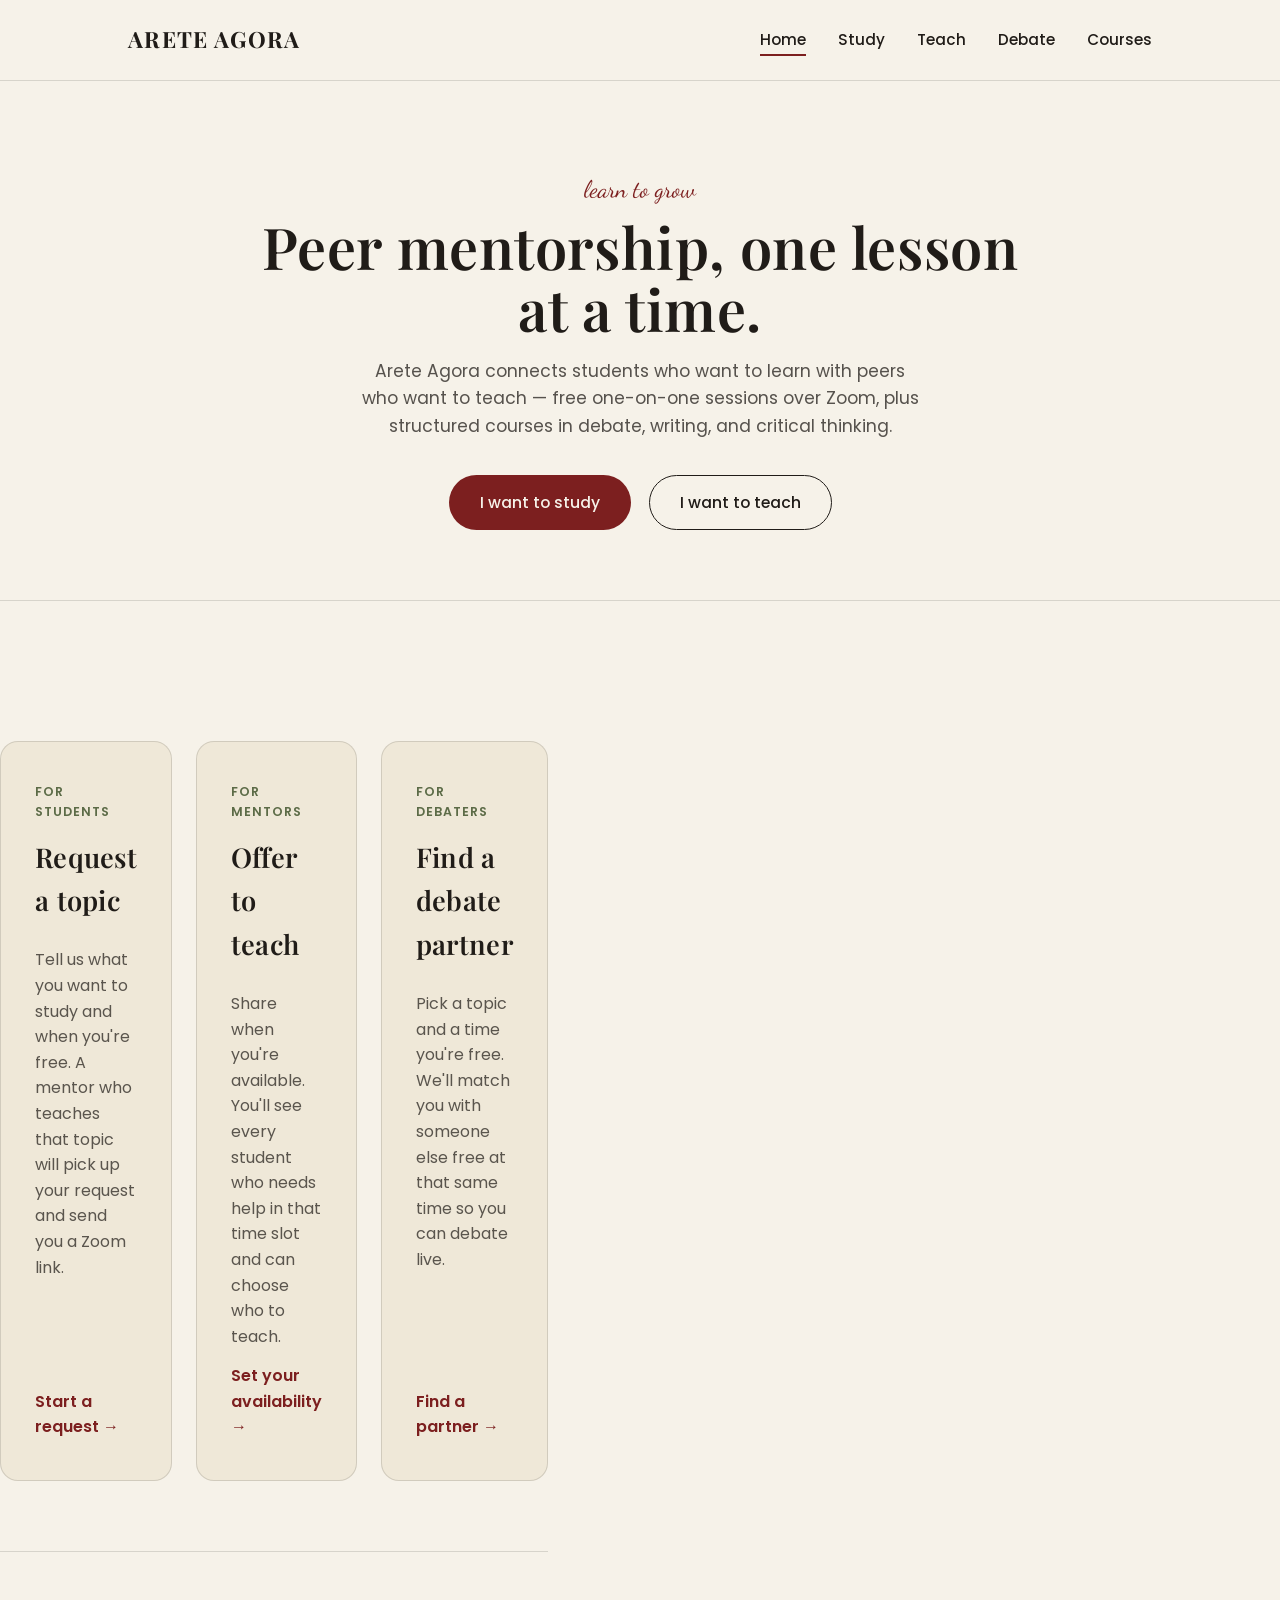
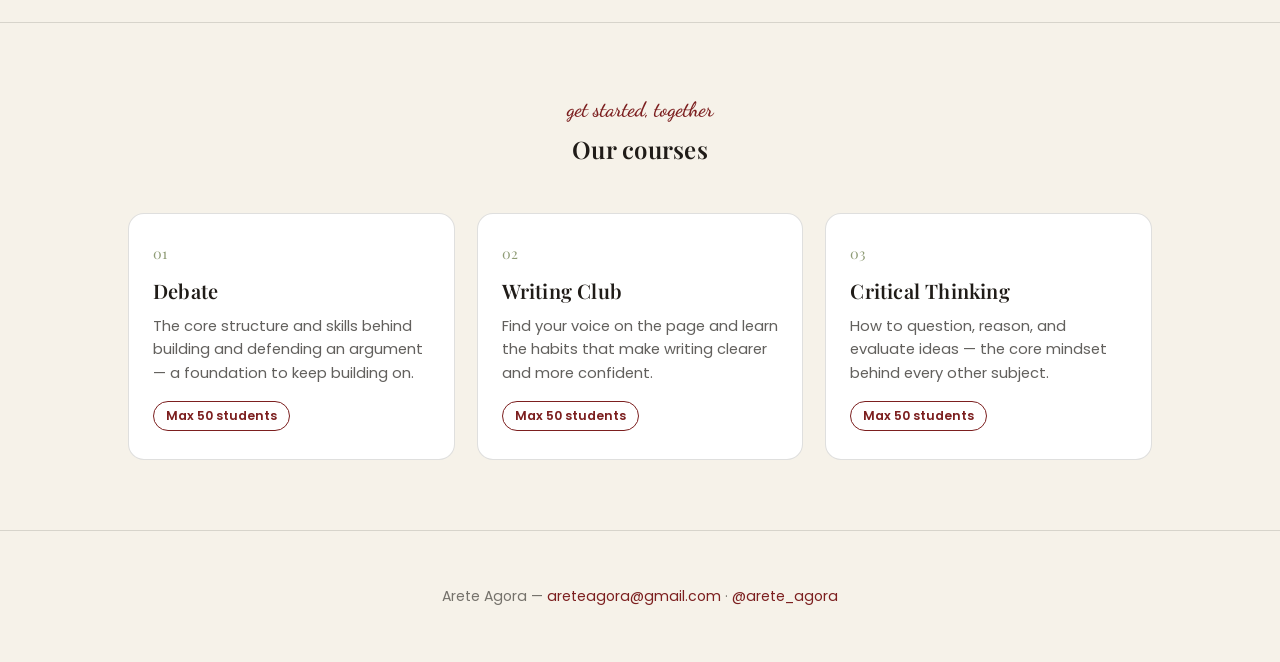
<file: index.html>
<!DOCTYPE html>
<html lang="en">
<head>
<meta charset="UTF-8">
<meta name="viewport" content="width=device-width, initial-scale=1.0">
<title>Arete Agora — Learn to Grow</title>
<link rel="stylesheet" href="styles.css">
</head>
<body>

<nav class="nav">
  <div class="wrap">
    <a href="index.html" class="brand">ARETE AGORA</a>
    <ul class="nav-links">
      <li><a href="index.html" class="active">Home</a></li>
      <li><a href="study.html">Study</a></li>
      <li><a href="teach.html">Teach</a></li>
      <li><a href="debate.html">Debate</a></li>
      <li><a href="courses.html">Courses</a></li>
    </ul>
  </div>
</nav>

<header class="hero">
  <div class="wrap">
    <div class="eyebrow">learn to grow</div>
    <h1>Peer mentorship, one lesson at a time.</h1>
    <p class="lead">
      Arete Agora connects students who want to learn with peers who want to teach —
      free one-on-one sessions over Zoom, plus structured courses in debate,
      writing, and critical thinking.
    </p>
    <div class="hero-actions">
      <a href="study.html" class="btn btn-primary">I want to study</a>
      <a href="teach.html" class="btn btn-outline">I want to teach</a>
    </div>
  </div>
</header>

<section class="paths">
  <div class="wrap paths">
    <a href="study.html" class="path-card">
      <span class="tag">For students</span>
      <h2>Request a topic</h2>
      <p>Tell us what you want to study and when you're free. A mentor who teaches that topic will pick up your request and send you a Zoom link.</p>
      <span class="go">Start a request →</span>
    </a>
    <a href="teach.html" class="path-card">
      <span class="tag">For mentors</span>
      <h2>Offer to teach</h2>
      <p>Share when you're available. You'll see every student who needs help in that time slot and can choose who to teach.</p>
      <span class="go">Set your availability →</span>
    </a>
    <a href="debate.html" class="path-card">
      <span class="tag">For debaters</span>
      <h2>Find a debate partner</h2>
      <p>Pick a topic and a time you're free. We'll match you with someone else free at that same time so you can debate live.</p>
      <span class="go">Find a partner →</span>
    </a>
  </div>
</section>

<section class="courses">
  <div class="wrap">
    <div class="section-head">
      <span class="script">get started, together</span>
      <h2>Our courses</h2>
    </div>
    <div class="course-grid">
      <div class="course-card">
        <div class="num">01</div>
        <h3>Debate</h3>
        <p>The core structure and skills behind building and defending an argument — a foundation to keep building on.</p>
        <span class="cap">Max 50 students</span>
      </div>
      <div class="course-card">
        <div class="num">02</div>
        <h3>Writing Club</h3>
        <p>Find your voice on the page and learn the habits that make writing clearer and more confident.</p>
        <span class="cap">Max 50 students</span>
      </div>
      <div class="course-card">
        <div class="num">03</div>
        <h3>Critical Thinking</h3>
        <p>How to question, reason, and evaluate ideas — the core mindset behind every other subject.</p>
        <span class="cap">Max 50 students</span>
      </div>
    </div>
  </div>
</section>

<footer>
  <div class="wrap">
    <p>Arete Agora — <a href="mailto:areteagora@gmail.com">areteagora@gmail.com</a> · <a href="https://instagram.com/arete_agora" target="_blank">@arete_agora</a></p>
  </div>
</footer>

</body>
</html>
</file>
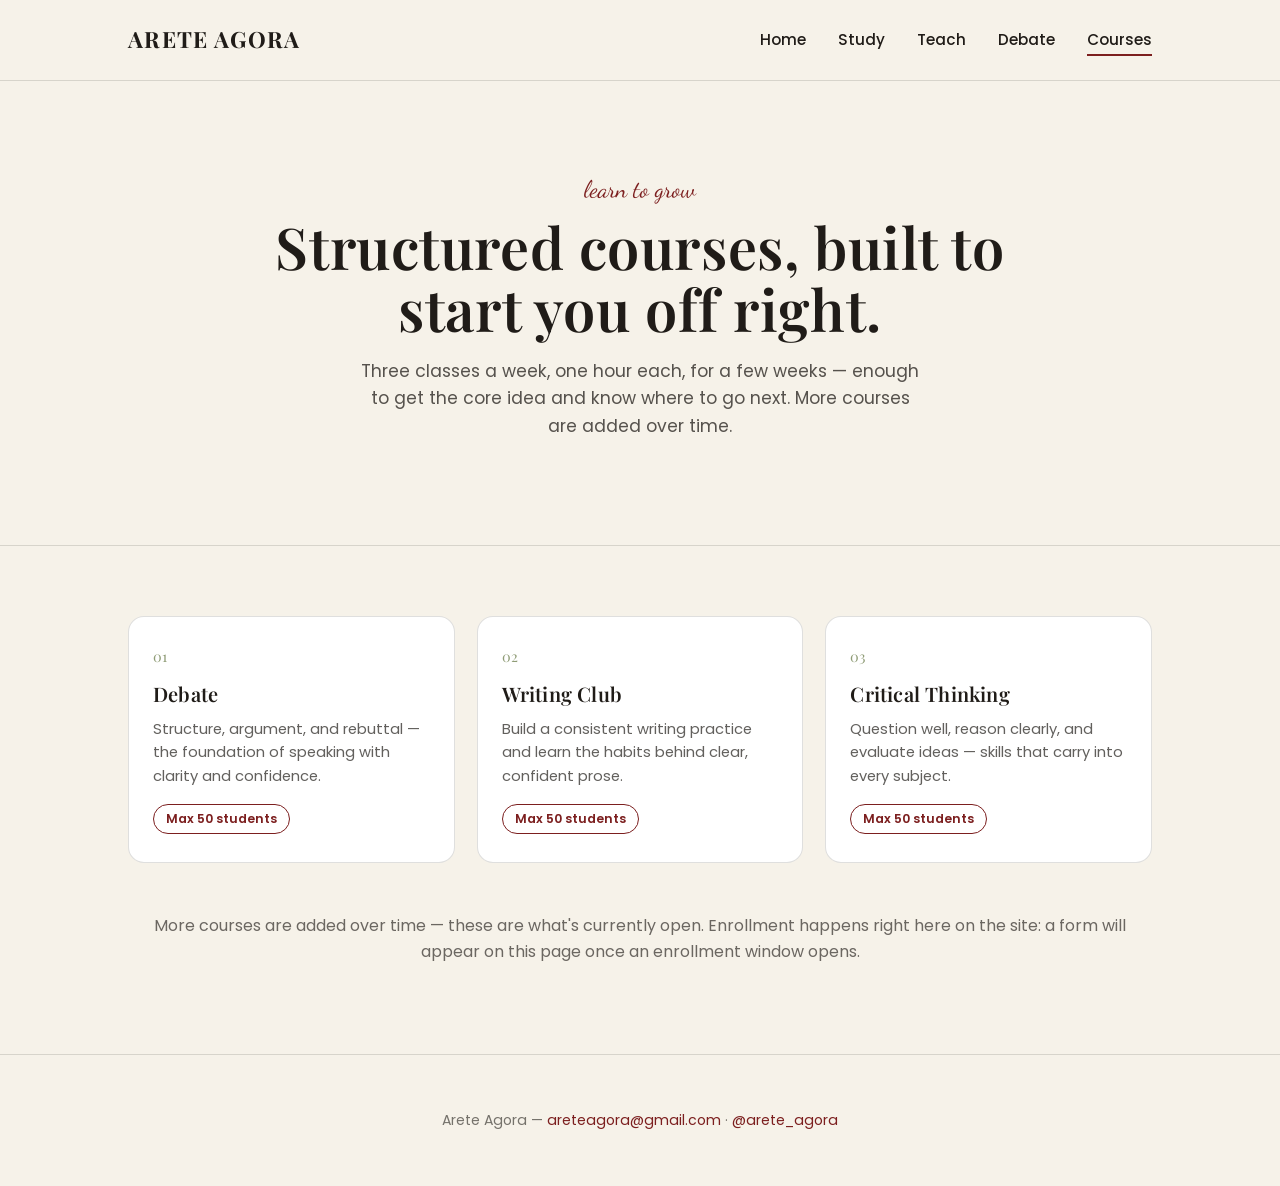
<file: courses.html>
<!DOCTYPE html>
<html lang="en">
<head>
<meta charset="UTF-8">
<meta name="viewport" content="width=device-width, initial-scale=1.0">
<title>Courses — Arete Agora</title>
<link rel="stylesheet" href="styles.css">
</head>
<body>

<nav class="nav">
  <div class="wrap">
    <a href="index.html" class="brand">ARETE AGORA</a>
    <ul class="nav-links">
      <li><a href="index.html">Home</a></li>
      <li><a href="study.html">Study</a></li>
      <li><a href="teach.html">Teach</a></li>
      <li><a href="debate.html">Debate</a></li>
      <li><a href="courses.html" class="active">Courses</a></li>
    </ul>
  </div>
</nav>

<header class="hero">
  <div class="wrap">
    <div class="eyebrow">learn to grow</div>
    <h1>Structured courses, built to start you off right.</h1>
    <p class="lead">Three classes a week, one hour each, for a few weeks — enough to get the core idea and know where to go next. More courses are added over time.</p>
  </div>
</header>

<section class="courses">
  <div class="wrap">
    <div class="course-grid">
      <div class="course-card">
        <div class="num">01</div>
        <h3>Debate</h3>
        <p>Structure, argument, and rebuttal — the foundation of speaking with clarity and confidence.</p>
        <span class="cap">Max 50 students</span>
      </div>
      <div class="course-card">
        <div class="num">02</div>
        <h3>Writing Club</h3>
        <p>Build a consistent writing practice and learn the habits behind clear, confident prose.</p>
        <span class="cap">Max 50 students</span>
      </div>
      <div class="course-card">
        <div class="num">03</div>
        <h3>Critical Thinking</h3>
        <p>Question well, reason clearly, and evaluate ideas — skills that carry into every subject.</p>
        <span class="cap">Max 50 students</span>
      </div>
    </div>

    <div style="text-align:center; margin-top: 50px;">
      <p style="color: rgba(32,28,24,0.65); margin-bottom: 20px;">
        More courses are added over time — these are what's currently open.
        Enrollment happens right here on the site: a form will appear on this page
        once an enrollment window opens.
      </p>
    </div>
  </div>
</section>

<footer>
  <div class="wrap">
    <p>Arete Agora — <a href="mailto:areteagora@gmail.com">areteagora@gmail.com</a> · <a href="https://instagram.com/arete_agora" target="_blank">@arete_agora</a></p>
  </div>
</footer>

</body>
</html>
</file>
<file: styles.css>
/* ============================================
   ARETE AGORA — Shared Styles
   Palette pulled from the logo & certificate:
   cream background, deep maroon accent, olive green,
   near-black serif headings.
   ============================================ */

@import url('https://fonts.googleapis.com/css2?family=Playfair+Display:ital,wght@0,500;0,600;0,700;1,500&family=Poppins:wght@300;400;500;600&family=Dancing+Script:wght@600&display=swap');

:root {
  --cream: #f6f2e9;
  --cream-deep: #efe8d8;
  --ink: #201c18;
  --maroon: #7c1f1f;
  --maroon-deep: #591414;
  --olive: #5c6b47;
  --olive-pale: #8f9c76;
  --line: rgba(32, 28, 24, 0.14);
  --max-w: 1080px;
}

* { box-sizing: border-box; }

html { scroll-behavior: smooth; }

body {
  margin: 0;
  background: var(--cream);
  color: var(--ink);
  font-family: 'Poppins', sans-serif;
  font-weight: 400;
  line-height: 1.6;
  -webkit-font-smoothing: antialiased;
}

h1, h2, h3, .display {
  font-family: 'Playfair Display', serif;
  font-weight: 600;
  color: var(--ink);
  margin: 0 0 0.4em 0;
  letter-spacing: 0.01em;
}

.script {
  font-family: 'Dancing Script', cursive;
  color: var(--maroon);
  font-weight: 600;
}

a { color: inherit; }

.wrap {
  max-width: var(--max-w);
  margin: 0 auto;
  padding: 0 28px;
}

/* ---------- Nav ---------- */
.nav {
  display: flex;
  align-items: center;
  justify-content: space-between;
  padding: 22px 0;
  border-bottom: 1px solid var(--line);
}

.nav .wrap { display: flex; align-items: center; justify-content: space-between; width: 100%; }

.brand {
  font-family: 'Playfair Display', serif;
  font-size: 1.4rem;
  font-weight: 700;
  letter-spacing: 0.06em;
  text-decoration: none;
  color: var(--ink);
}

.nav-links {
  display: flex;
  gap: 32px;
  list-style: none;
  margin: 0;
  padding: 0;
}

.nav-links a {
  text-decoration: none;
  font-size: 0.95rem;
  font-weight: 500;
  color: var(--ink);
  border-bottom: 2px solid transparent;
  padding-bottom: 4px;
  transition: border-color 0.2s ease;
}

.nav-links a:hover,
.nav-links a.active { border-color: var(--maroon); }

/* ---------- Buttons ---------- */
.btn {
  display: inline-block;
  padding: 14px 30px;
  border-radius: 999px;
  font-family: 'Poppins', sans-serif;
  font-weight: 500;
  font-size: 0.98rem;
  text-decoration: none;
  cursor: pointer;
  border: 1.5px solid transparent;
  transition: transform 0.15s ease, background 0.2s ease, color 0.2s ease;
}

.btn-primary {
  background: var(--maroon);
  color: var(--cream);
}
.btn-primary:hover { background: var(--maroon-deep); transform: translateY(-1px); }

.btn-outline {
  background: transparent;
  border-color: var(--ink);
  color: var(--ink);
}
.btn-outline:hover { border-color: var(--maroon); color: var(--maroon); transform: translateY(-1px); }

/* ---------- Hero ---------- */
.hero {
  padding: 90px 0 70px;
  text-align: center;
  border-bottom: 1px solid var(--line);
}

.hero .eyebrow {
  font-family: 'Dancing Script', cursive;
  color: var(--maroon);
  font-size: 1.5rem;
  margin-bottom: 6px;
}

.hero h1 {
  font-size: clamp(2.4rem, 5vw, 3.6rem);
  line-height: 1.08;
  max-width: 780px;
  margin: 0 auto 18px;
}

.hero p.lead {
  max-width: 560px;
  margin: 0 auto 34px;
  font-size: 1.08rem;
  color: rgba(32,28,24,0.75);
}

.hero-actions {
  display: flex;
  gap: 18px;
  justify-content: center;
  flex-wrap: wrap;
}

/* ---------- Path cards (Study / Teach) ---------- */
.paths {
  display: grid;
  grid-template-columns: repeat(3, 1fr);
  gap: 24px;
  padding: 70px 0;
  border-bottom: 1px solid var(--line);
}

.path-card {
  background: var(--cream-deep);
  border: 1px solid var(--line);
  border-radius: 18px;
  padding: 40px 34px;
  text-decoration: none;
  color: var(--ink);
  transition: transform 0.2s ease, box-shadow 0.2s ease;
  display: flex;
  flex-direction: column;
  gap: 14px;
}

.path-card:hover {
  transform: translateY(-4px);
  box-shadow: 0 14px 30px rgba(32,28,24,0.10);
}

.path-card .tag {
  font-family: 'Poppins', sans-serif;
  font-size: 0.78rem;
  font-weight: 600;
  letter-spacing: 0.08em;
  text-transform: uppercase;
  color: var(--olive);
}

.path-card h2 { font-size: 1.7rem; }

.path-card p { color: rgba(32,28,24,0.72); margin: 0; }

.path-card .go {
  margin-top: auto;
  font-weight: 600;
  color: var(--maroon);
}

/* ---------- Courses strip ---------- */
.courses {
  padding: 70px 0;
  border-bottom: 1px solid var(--line);
}

.section-head {
  text-align: center;
  max-width: 560px;
  margin: 0 auto 44px;
}

.section-head .script { display: block; font-size: 1.3rem; margin-bottom: 4px; }

.course-grid {
  display: grid;
  grid-template-columns: repeat(3, 1fr);
  gap: 22px;
}

.course-card {
  border: 1px solid var(--line);
  border-radius: 16px;
  padding: 28px 24px;
  background: #fff;
}

.course-card .num {
  font-family: 'Playfair Display', serif;
  color: var(--olive-pale);
  font-size: 0.9rem;
  margin-bottom: 10px;
}

.course-card h3 { font-size: 1.25rem; margin-bottom: 8px; }
.course-card p { font-size: 0.92rem; color: rgba(32,28,24,0.7); margin: 0 0 16px; }

.cap {
  display: inline-block;
  font-size: 0.78rem;
  font-weight: 600;
  color: var(--maroon);
  border: 1px solid var(--maroon);
  border-radius: 999px;
  padding: 4px 12px;
}

/* ---------- Footer ---------- */
footer {
  padding: 40px 0;
  text-align: center;
  font-size: 0.88rem;
  color: rgba(32,28,24,0.6);
}

footer a { color: var(--maroon); text-decoration: none; }

/* ---------- Form pages (study / teach) ---------- */
.form-page {
  padding: 60px 0 90px;
}

.form-shell {
  max-width: 560px;
  margin: 0 auto;
  background: var(--cream-deep);
  border: 1px solid var(--line);
  border-radius: 20px;
  padding: 44px 40px;
}

.form-shell h1 { font-size: 2rem; text-align: center; }
.form-shell .lead {
  text-align: center;
  color: rgba(32,28,24,0.7);
  margin-bottom: 32px;
  font-size: 0.98rem;
}

label {
  display: block;
  font-weight: 500;
  font-size: 0.92rem;
  margin: 18px 0 6px;
}

input[type="text"],
input[type="email"],
select,
textarea {
  width: 100%;
  padding: 12px 14px;
  border: 1.5px solid var(--line);
  border-radius: 10px;
  font-family: 'Poppins', sans-serif;
  font-size: 0.96rem;
  background: #fff;
  color: var(--ink);
}

input:focus, select:focus, textarea:focus {
  outline: none;
  border-color: var(--maroon);
}

.form-note {
  font-size: 0.82rem;
  color: rgba(32,28,24,0.55);
  margin-top: 6px;
}

.submit-row { margin-top: 30px; text-align: center; }

.status-msg {
  margin-top: 18px;
  padding: 12px 16px;
  border-radius: 10px;
  font-size: 0.92rem;
  display: none;
}
.status-msg.ok { background: rgba(92,107,71,0.15); color: var(--olive); display: block; }
.status-msg.err { background: rgba(124,31,31,0.12); color: var(--maroon); display: block; }

/* ---------- Responsive ---------- */
@media (max-width: 900px) {
  .paths { grid-template-columns: 1fr 1fr; }
}
@media (max-width: 760px) {
  .paths { grid-template-columns: 1fr; }
  .course-grid { grid-template-columns: 1fr; }
  .nav-links { display: none; }
}
</file>
